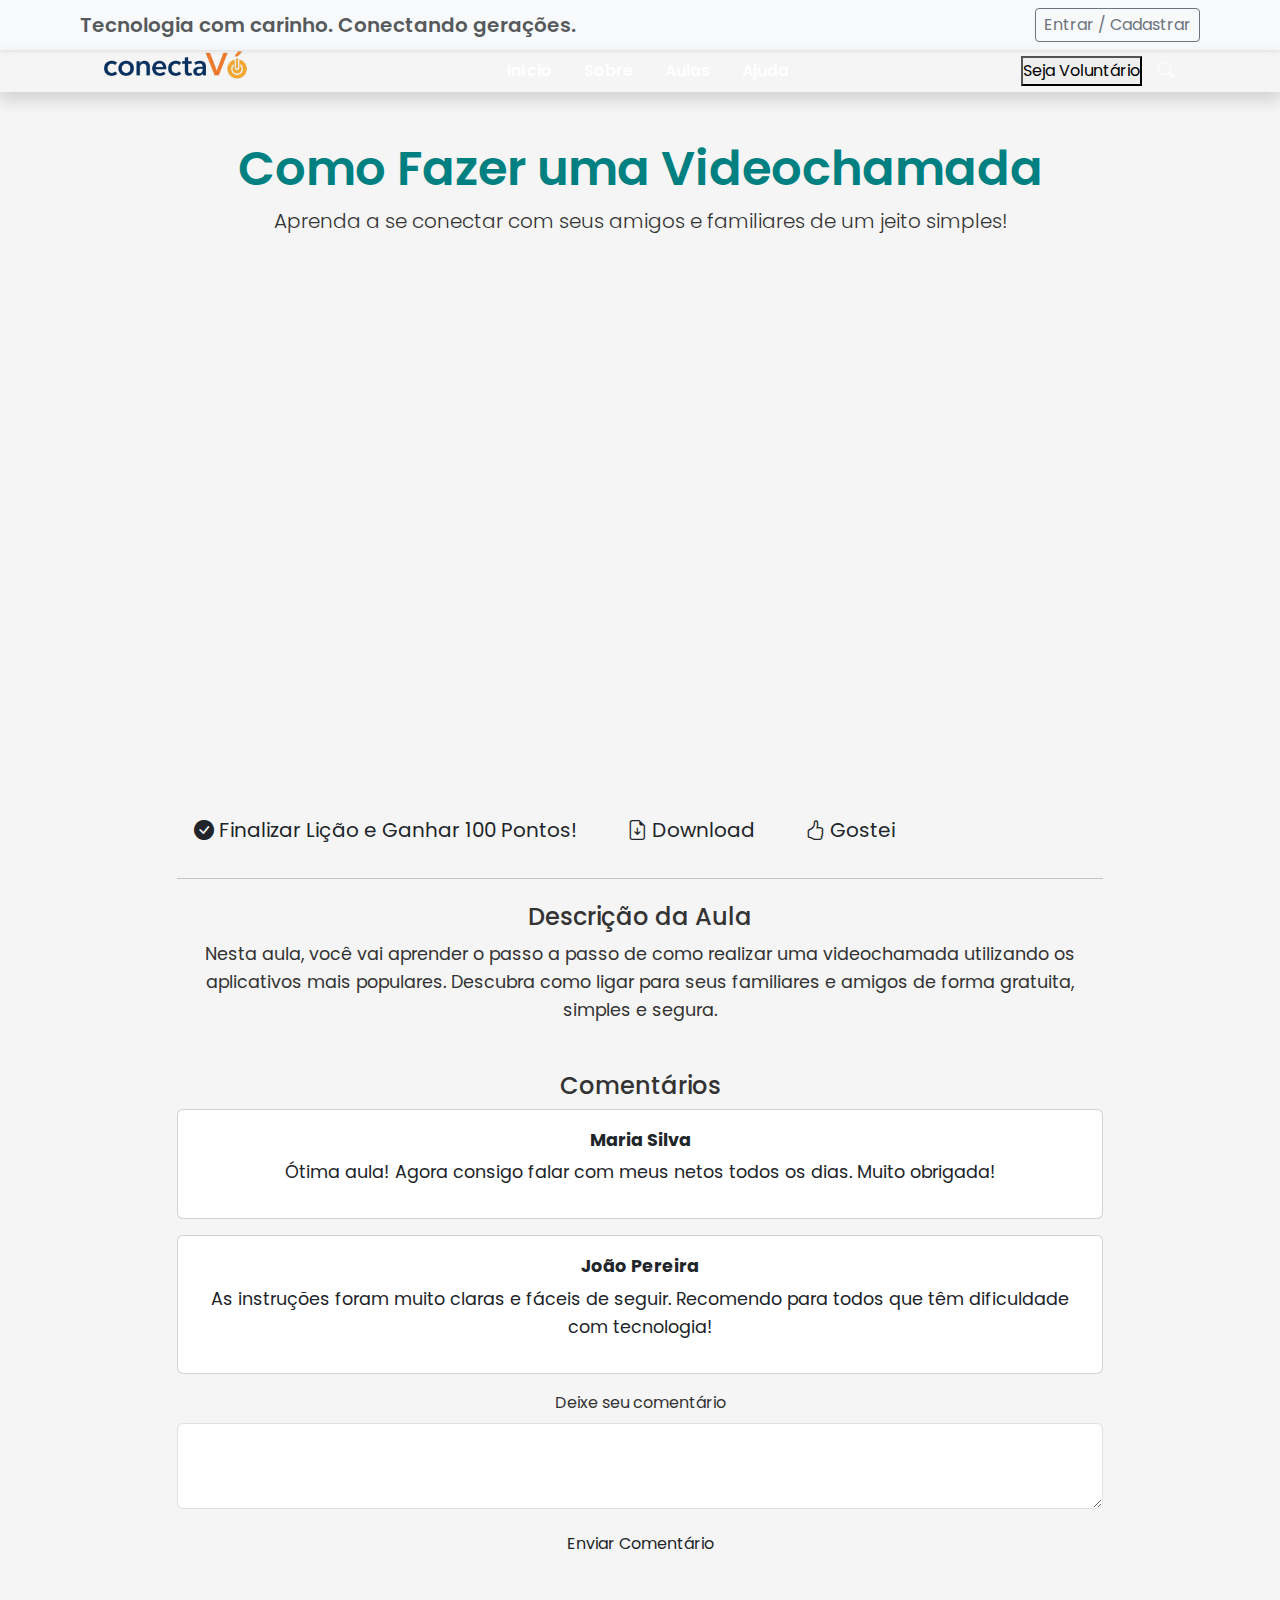
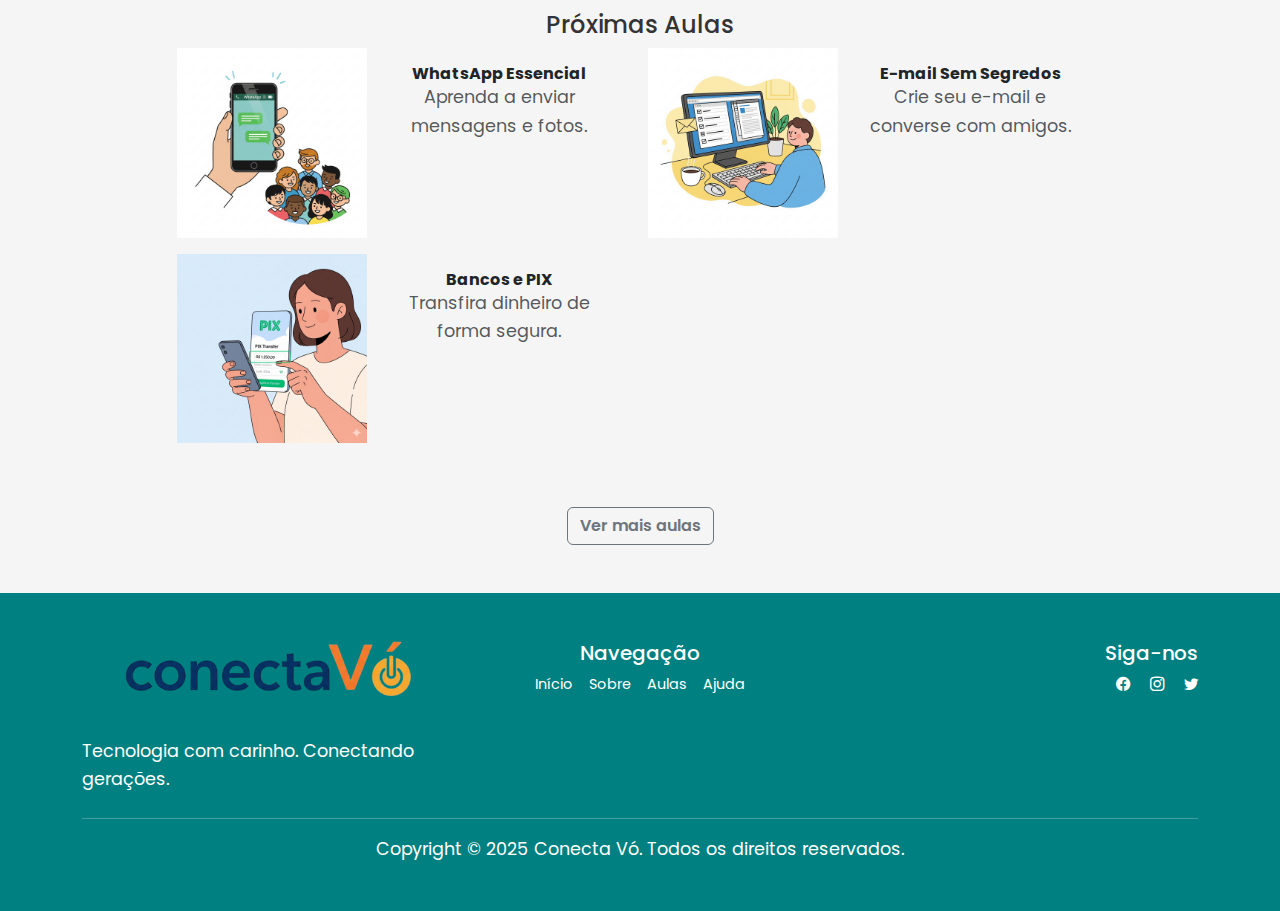
<file: html/aulas-conecte.html>
<!DOCTYPE html>
<html lang="pt-BR">
<head>
    <meta charset="UTF-8">
    <meta name="viewport" content="width=device-width, initial-scale=1.0">
    <title>Videochamada - Conecta Vó</title>

    <link
      href="https://cdn.jsdelivr.net/npm/bootstrap@5.3.3/dist/css/bootstrap.min.css"
      rel="stylesheet"
      integrity="sha384-QWTKZyjpPEjISv5WaRU9OFeRpok6YctnYmDr5pNlyT2bRjXh0JMhjY6hW+ALEwIH"
      crossorigin="anonymous"
    />

    <link
      rel="stylesheet"
      href="https://cdn.jsdelivr.net/npm/bootstrap-icons@1.10.5/font/bootstrap-icons.css"
    />

    <link
      href="https://fonts.googleapis.com/css2?family=Poppins:wght@400;600&display=swap"
      rel="stylesheet"
    />

    <link rel="stylesheet" href="/styles/style.css" />

</head>
<body>

    <header
      class="header-container bg-light py-2 shadow-sm d-flex flex-wrap justify-content-between align-items-center"
    >
      <span class="text-muted fw-semibold fs-5 ms-5 d-none d-md-block"
        >Tecnologia com carinho. Conectando gerações.</span
      >
      <a href="entrar-cadastrar.html" class="ms-auto me-5">
        <button class="btn btn-outline-secondary btn-sm fs-6">
          Entrar / Cadastrar
        </button>
      </a>
    </header>

    <nav class="navbar-principal shadow">
      <div
        class="container d-flex flex-wrap justify-content-between align-items-center"
      >
        <a href="index.html" class="logo">
          <img src="/assets/logo.png" alt="Logo Conecta Vó" height="80" />
        </a>

        <ul class="nav">
          <li class="nav-item">
            <a class="nav-link text-white fw-semibold" href="index.html">Início</a>
          </li>
          <li class="nav-item">
            <a class="nav-link text-white fw-semibold" href="sobre.html">Sobre</a>
          </li>
          <li class="nav-item">
            <a class="nav-link text-white fw-semibold" href="aulas_conecte.html">Aulas</a>
          </li>
          <li class="nav-item">
            <a class="nav-link text-white fw-semibold" href="ajuda.html">Ajuda</a>
          </li>
        </ul>

        <div class="botoes-acao d-flex align-items-center gap-3 me-4">
          <a href="voluntario.html">
            <button class="btn-voluntario">Seja Voluntário</button>
          </a>
          <i
            class="bi bi-search text-white busca-icon"
            onclick="toggleBusca()"
            title="Buscar"
          ></i>
        </div>
      </div>
    </nav>

    <div id="campoBusca" class="container mt-3" style="display: none">
      <form class="d-flex" onsubmit="buscarConteudo(event)">
        <input
          class="form-control me-2"
          type="search"
          placeholder="Buscar conteúdo..."
          aria-label="Buscar"
        />
        <button class="btn btn-outline-success" type="submit">Buscar</button>
      </form>
    </div>

    <main class="container py-5">
      <div class="row justify-content-center">
        <div class="col-lg-10">
          <h1 class="main-title text-teal mb-2 text-center">Como Fazer uma Videochamada</h1>
          <p class="lead subtitle-lead text-center mb-4">Aprenda a se conectar com seus amigos e familiares de um jeito simples!</p>

          <div class="ratio ratio-16x9 mb-4">
            <iframe
              src="https://www.youtube.com/embed/dQw4w9WgXcQ"
              title="Videochamada"
              allowfullscreen
            ></iframe>
          </div>

          <div class="d-flex justify-content-center justify-content-md-start gap-3 mb-4 flex-wrap">
            <button class="btn btn-lg btn-verde btn-acao">
              <i class="bi bi-check-circle-fill"></i> Finalizar Lição e Ganhar 100 Pontos!
            </button>
            <button class="btn btn-lg btn-download btn-acao" data-bs-toggle="modal" data-bs-target="#modalDownload">
              <i class="bi bi-file-earmark-arrow-down"></i> Download
            </button>
            <button class="btn btn-lg btn-gostei btn-acao">
              <i class="bi bi-hand-thumbs-up"></i> Gostei
            </button>
          </div>

          <hr class="mb-4" />

          <section class="mb-5">
            <h4>Descrição da Aula</h4>
            <p>
              Nesta aula, você vai aprender o passo a passo de como realizar uma videochamada utilizando os aplicativos mais populares. Descubra como ligar para seus familiares e amigos de forma gratuita, simples e segura.
            </p>
          </section>

          <section class="mb-5">
            <h4>Comentários</h4>
            <div class="card mb-3 p-3">
              <p class="mb-1 fw-bold">Maria Silva</p>
              <p>
                Ótima aula! Agora consigo falar com meus netos todos os dias. Muito obrigada!
              </p>
            </div>
            <div class="card mb-3 p-3">
              <p class="mb-1 fw-bold">João Pereira</p>
              <p>
                As instruções foram muito claras e fáceis de seguir. Recomendo para todos que têm dificuldade com tecnologia!
              </p>
            </div>
            <form>
              <div class="mb-3">
                <label for="comentario" class="form-label">Deixe seu comentário</label>
                <textarea class="form-control" id="comentario" rows="3"></textarea>
              </div>
              <button type="submit" class="btn btn-verde">Enviar Comentário</button>
            </form>
          </section>

          <section>
            <h4>Próximas Aulas</h4>
            <div class="row row-cols-1 row-cols-md-2 g-3">
              <div class="col">
                <a href="#" class="text-decoration-none text-dark video-card-miniatura">
                  <div class="row g-0">
                    <div class="col-5">
                      <img src="/assets/aulas_WhatsApp_Essencial.png" class="img-fluid" alt="Miniatura de Aula de WhatsApp" />
                    </div>
                    <div class="col-7 p-3">
                      <h6 class="fw-bold mb-0">WhatsApp Essencial</h6>
                      <p class="text-muted mb-0">Aprenda a enviar mensagens e fotos.</p>
                    </div>
                  </div>
                </a>
              </div>
              <div class="col">
                <a href="#" class="text-decoration-none text-dark video-card-miniatura">
                  <div class="row g-0">
                    <div class="col-5">
                      <img src="/assets/aulas_E_mail_Sem_Segredos.png" class="img-fluid" alt="Miniatura de Aula de E-mail" />
                    </div>
                    <div class="col-7 p-3">
                      <h6 class="fw-bold mb-0">E-mail Sem Segredos</h6>
                      <p class="text-muted mb-0">Crie seu e-mail e converse com amigos.</p>
                    </div>
                  </div>
                </a>
              </div>
              <div class="col">
                <a href="#" class="text-decoration-none text-dark video-card-miniatura">
                  <div class="row g-0">
                    <div class="col-5">
                      <img src="/assets/aulas_Bancos_e_PIX.png" class="img-fluid" alt="Miniatura de Aula de Bancos e PIX" />
                    </div>
                    <div class="col-7 p-3">
                      <h6 class="fw-bold mb-0">Bancos e PIX</h6>
                      <p class="text-muted mb-0">Transfira dinheiro de forma segura.</p>
                    </div>
                  </div>
                </a>
              </div>
            </div>
          </section>

          <div class="text-center mt-4">
              <a href="aulas_conecte.html" class="btn btn-outline-secondary fw-semibold">Ver mais aulas</a>
          </div>
        </div>
      </div>
    </main>

    <footer class="bg-teal text-white py-5">
      <div class="container">
        <div class="row">
          <div class="col-md-4 text-center text-md-start mb-4 mb-md-0">
            <a href="index.html" class="d-inline-block mb-3">
              <img src="/assets/logo.png" alt="Logo Conecta Vó" height="80" />
            </a>
            <p class="mb-0">Tecnologia com carinho. Conectando gerações.</p>
          </div>

          <div class="col-md-4 text-center mb-4 mb-md-0">
            <h5>Navegação</h5>
            <ul class="list-unstyled d-flex flex-column flex-md-row justify-content-center gap-3">
              <li><a href="index.html" class="text-white text-decoration-none">Início</a></li>
              <li><a href="sobre.html" class="text-white text-decoration-none">Sobre</a></li>
              <li><a href="aulas_conecte.html" class="text-white text-decoration-none">Aulas</a></li>
              <li><a href="ajuda.html" class="text-white text-decoration-none">Ajuda</a></li>
            </ul>
          </div>

          <div class="col-md-4 text-center text-md-end">
            <h5>Siga-nos</h5>
            <a href="https://www.facebook.com/" class="social-icon text-white me-3"><i class="bi bi-facebook"></i></a>
            <a href="https://www.instagram.com/" class="social-icon text-white me-3"><i class="bi bi-instagram"></i></a>
            <a href="https://twitter.com/" class="social-icon text-white"><i class="bi bi-twitter"></i></a>
          </div>
        </div>
        <hr class="mt-4 mb-3 border-light">
        <div class="row">
          <div class="col-12 text-center">
            <p class="mb-0">Copyright © 2025 Conecta Vó. Todos os direitos reservados.</p>
          </div>
        </div>
      </div>
    </footer>

    <div class="modal fade" id="modalDownload" tabindex="-1" aria-labelledby="modalDownloadLabel" aria-hidden="true">
      <div class="modal-dialog modal-dialog-centered">
        <div class="modal-content">
          <div class="modal-header">
            <h5 class="modal-title" id="modalDownloadLabel">Escolha o material para download</h5>
            <button type="button" class="btn-close" data-bs-dismiss="modal" aria-label="Close"></button>
          </div>
          <div class="modal-body text-center">
            <p class="lead">O que você gostaria de baixar?</p>
            <div class="d-flex justify-content-center gap-3">
              <a href="#" download="aula-videochamada.pdf" class="btn btn-verde">
                <i class="bi bi-file-earmark-pdf"></i> Baixar PDF
              </a>
              <a href="#" download="aula-videochamada.mp4" class="btn btn-verde">
                <i class="bi bi-camera-video"></i> Baixar Vídeo
              </a>
            </div>
          </div>
        </div>
      </div>
    </div>

    <script
      src="https://cdn.jsdelivr.net/npm/bootstrap@5.3.3/dist/js/bootstrap.bundle.min.js"
      integrity="sha384-YvpcrYf0tY3lHB60NNkmXc5s9fDVZLESaAA55NDzOxhy9GkcIdslK1eN7N6jIeHz"
      crossorigin="anonymous"
    ></script>

    <script>
      function toggleBusca() {
        const campo = document.getElementById('campoBusca');
        campo.style.display = campo.style.display === 'none' ? 'block' : 'none';
      }

      function buscarConteudo(event) {
        event.preventDefault();
        const termo = event.target.querySelector('input').value;
        alert(`Você buscou por: "${termo}"`);
      }
    </script>
</body>
</html>
</file>
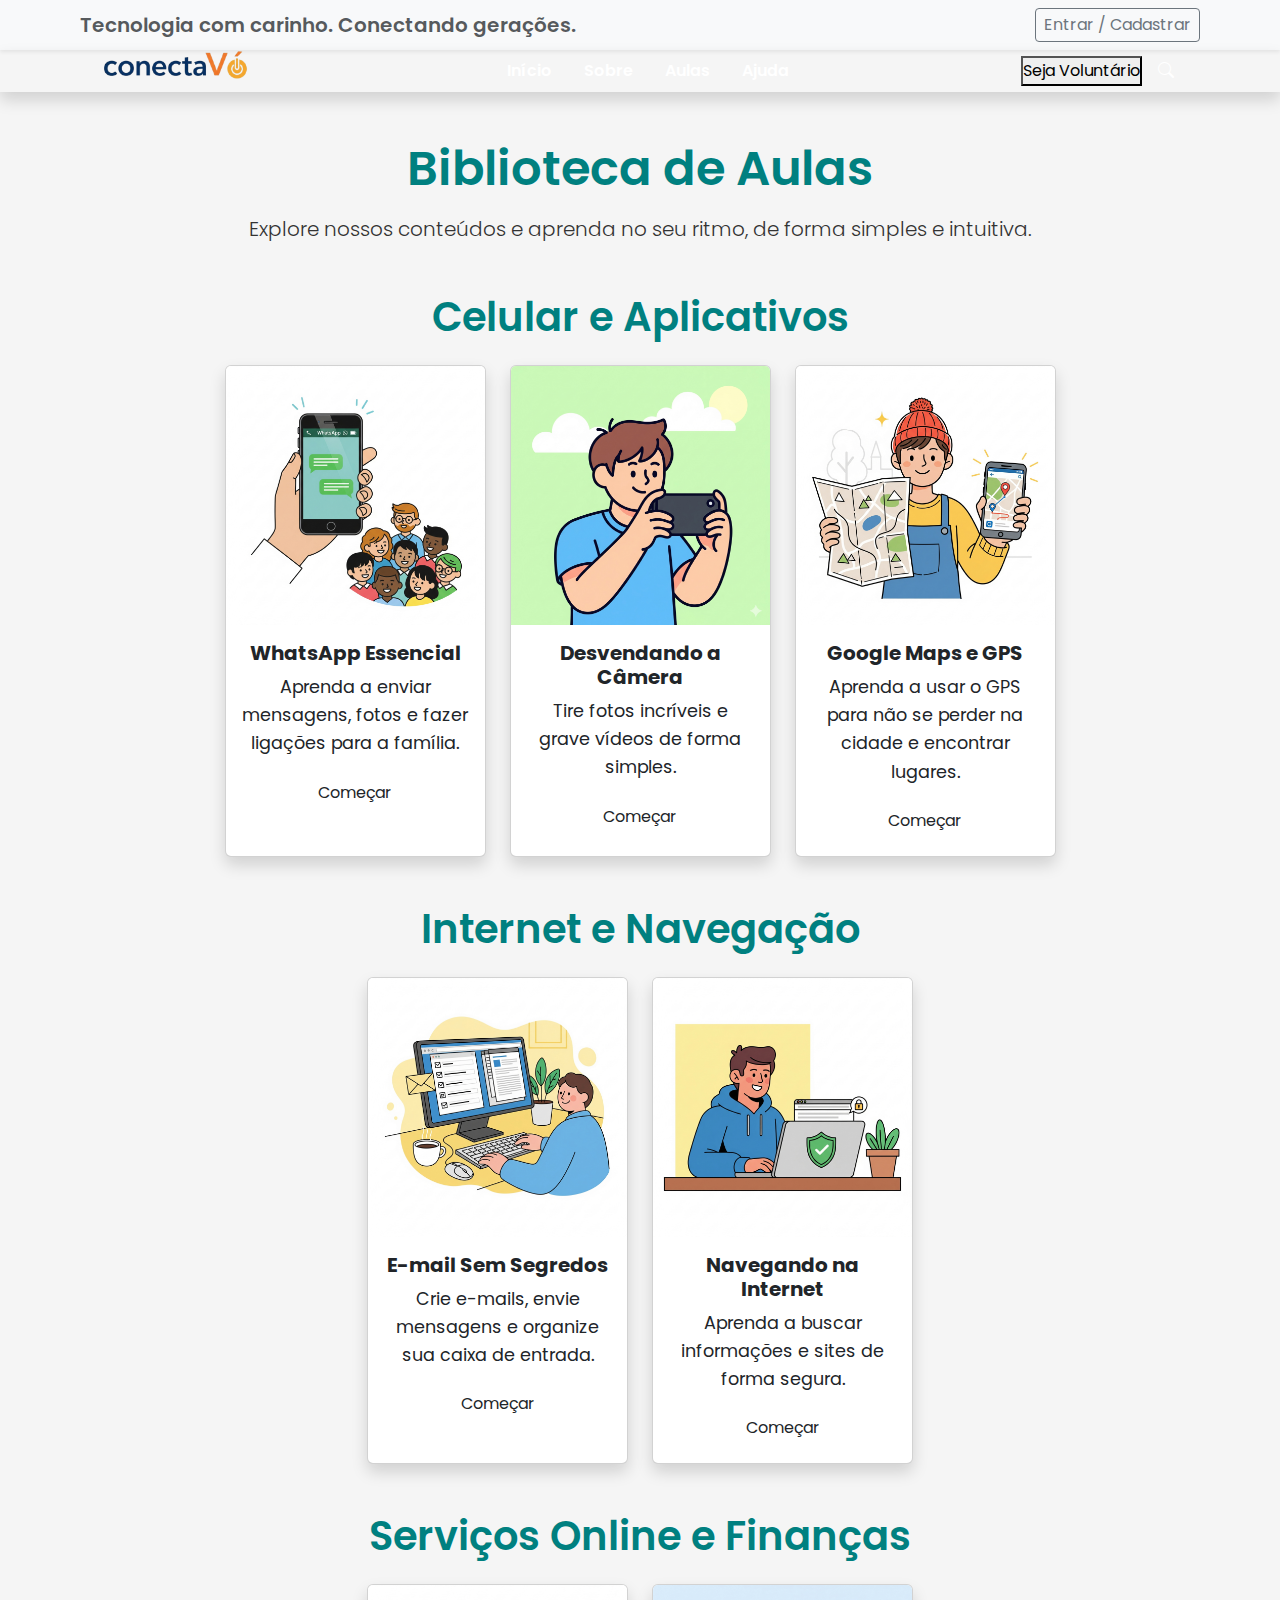
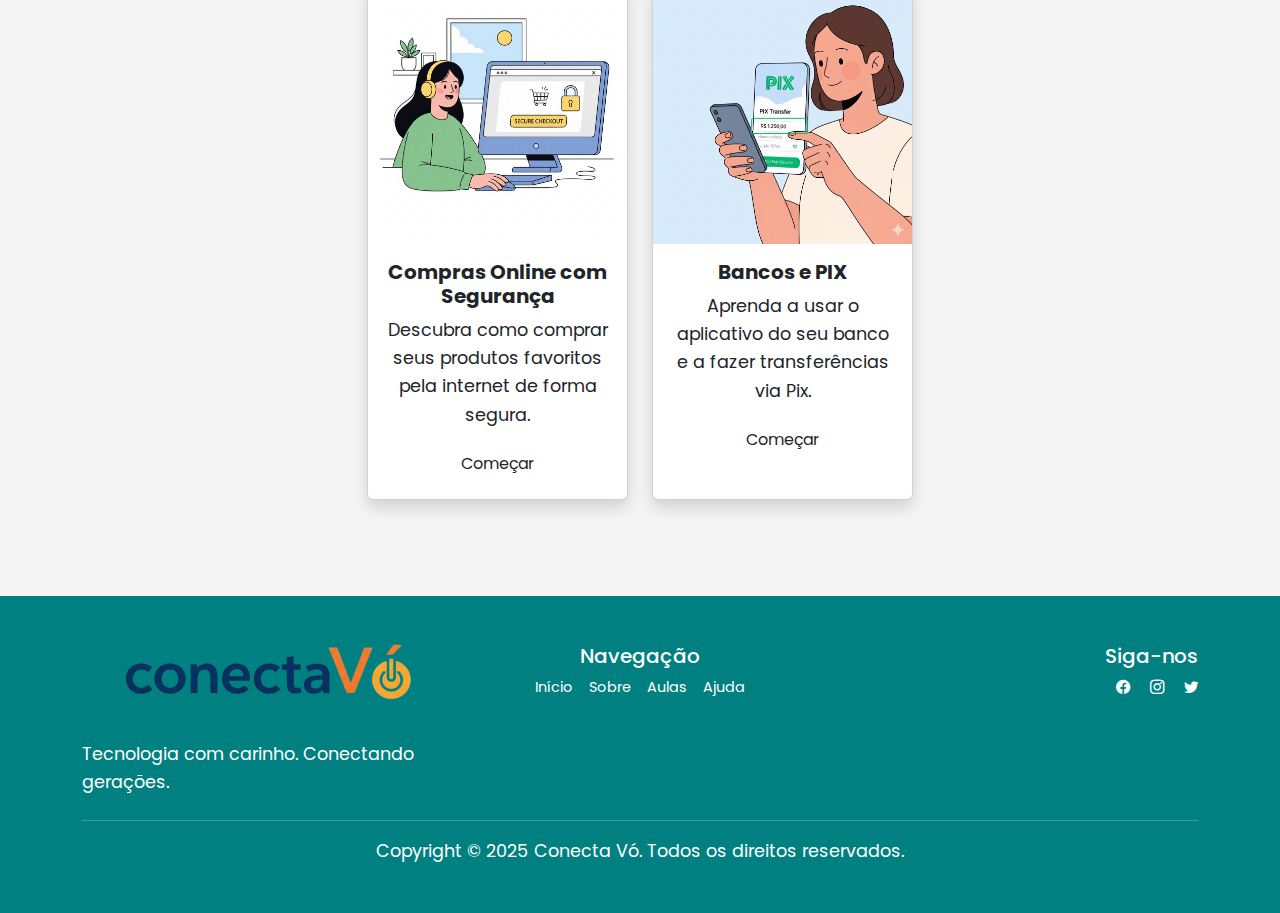
<file: html/aulas.html>
<!DOCTYPE html>
<html lang="pt-BR">
<head>
    <meta charset="UTF-8">
    <meta name="viewport" content="width=device-width, initial-scale=1.0">
    <title>Aulas - Conecta Vó</title>

    <link 
    rel="icon" 
    href="../assets/logo cvo.ico">

    <link
      href="https://cdn.jsdelivr.net/npm/bootstrap@5.3.3/dist/css/bootstrap.min.css"
      rel="stylesheet"
      integrity="sha384-QWTKZyjpPEjISv5WaRU9OFeRpok6YctnYmDr5pNlyT2bRjXh0JMhjY6hW+ALEwIH"
      crossorigin="anonymous"
    />

    <link
      rel="stylesheet"
      href="https://cdn.jsdelivr.net/npm/bootstrap-icons@1.10.5/font/bootstrap-icons.css"
    />

    <link
      href="https://fonts.googleapis.com/css2?family=Poppins:wght@400;600&display=swap"
      rel="stylesheet"
    />

    <link rel="stylesheet" href="/styles/style.css" />
</head>
<body>

    <header
      class="header-container bg-light py-2 shadow-sm d-flex flex-wrap justify-content-between align-items-center"
    >
      <span class="text-muted fw-semibold fs-5 ms-5 d-none d-md-block"
        >Tecnologia com carinho. Conectando gerações.</span
      >
      <a href="entrar-cadastrar.html" class="ms-auto me-5">
        <button class="btn btn-outline-secondary btn-sm fs-6">
          Entrar / Cadastrar
        </button>
      </a>
    </header>

    <nav class="navbar-principal shadow">
      <div
        class="container d-flex flex-wrap justify-content-between align-items-center"
      >
        <a href="index.html" class="logo">
          <img src="/assets/logo.png" alt="Logo Conecta Vó" height="80" />
        </a>

        <ul class="nav">
          <li class="nav-item">
            <a class="nav-link text-white fw-semibold" href="index.html">Início</a>
          </li>
          <li class="nav-item">
            <a class="nav-link text-white fw-semibold" href="sobre.html">Sobre</a>
          </li>
          <li class="nav-item">
            <a class="nav-link text-white fw-semibold" href="aulas.html">Aulas</a>
          </li>
          <li class="nav-item">
            <a class="nav-link text-white fw-semibold" href="ajuda.html">Ajuda</a>
          </li>
        </ul>

        <div class="botoes-acao d-flex align-items-center gap-3 me-4">
          <a href="voluntario.html">
            <button class="btn-voluntario">Seja Voluntário</button>
          </a>
          <i
            class="bi bi-search text-white busca-icon"
            onclick="toggleBusca()"
            title="Buscar"
          ></i>
        </div>
      </div>
    </nav>

    <div id="campoBusca" class="container mt-3" style="display: none">
      <form class="d-flex" onsubmit="buscarConteudo(event)">
        <input
          class="form-control me-2"
          type="search"
          placeholder="Buscar conteúdo..."
          aria-label="Buscar"
        />
        <button class="btn btn-outline-success" type="submit">Buscar</button>
      </form>
    </div>

    <main class="container py-5">
      <section class="text-center mb-5">
        <h1 class="text-teal main-title">Biblioteca de Aulas</h1>
        <p class="lead subtitle-lead">Explore nossos conteúdos e aprenda no seu ritmo, de forma simples e intuitiva.</p>
      </section>

      <section class="mb-5">
        <h2 class="text-center mb-4">Celular e Aplicativos</h2>
        <div class="row g-4 justify-content-center">
          <div class="col-12 col-sm-6 col-md-4 col-lg-3">
            <div class="card h-100 card-animado shadow">
              <img src="/assets/aulas_WhatsApp_Essencial.png" class="card-img-top" alt="Aula de WhatsApp" />
              <div class="card-body">
                <h5 class="card-title fw-bold text-teal">WhatsApp Essencial</h5>
                <p class="card-text">Aprenda a enviar mensagens, fotos e fazer ligações para a família.</p>
                <a href="#" class="btn btn-verde w-100">Começar</a>
              </div>
            </div>
          </div>
          <div class="col-12 col-sm-6 col-md-4 col-lg-3">
            <div class="card h-100 card-animado shadow">
              <img src="/assets/aulas_Desvendando_a_ Câmera.png" class="card-img-top" alt="Aula de Câmera do Celular" />
              <div class="card-body">
                <h5 class="card-title fw-bold text-teal">Desvendando a Câmera</h5>
                <p class="card-text">Tire fotos incríveis e grave vídeos de forma simples.</p>
                <a href="#" class="btn btn-verde w-100">Começar</a>
              </div>
            </div>
          </div>
          <div class="col-12 col-sm-6 col-md-4 col-lg-3">
            <div class="card h-100 card-animado shadow">
              <img src="/assets/aulas_Google_Maps_e_ GPS.png" class="card-img-top" alt="Aula de Google Maps" />
              <div class="card-body">
                <h5 class="card-title fw-bold text-teal">Google Maps e GPS</h5>
                <p class="card-text">Aprenda a usar o GPS para não se perder na cidade e encontrar lugares.</p>
                <a href="#" class="btn btn-verde w-100">Começar</a>
              </div>
            </div>
          </div>
        </div>
      </section>

      <section class="mb-5">
        <h2 class="text-center mb-4">Internet e Navegação</h2>
        <div class="row g-4 justify-content-center">
          <div class="col-12 col-sm-6 col-md-4 col-lg-3">
            <div class="card h-100 card-animado shadow">
              <img src="/assets/aulas_E_mail_Sem_Segredos.png" class="card-img-top" alt="Aula de E-mail" />
              <div class="card-body">
                <h5 class="card-title fw-bold text-teal">E-mail Sem Segredos</h5>
                <p class="card-text">Crie e-mails, envie mensagens e organize sua caixa de entrada.</p>
                <a href="#" class="btn btn-verde w-100">Começar</a>
              </div>
            </div>
          </div>
          <div class="col-12 col-sm-6 col-md-4 col-lg-3">
            <div class="card h-100 card-animado shadow">
              <img src="/assets/aulas_Navegando_na_Internet.png" class="card-img-top" alt="Aula de Navegação na Internet" />
              <div class="card-body">
                <h5 class="card-title fw-bold text-teal">Navegando na Internet</h5>
                <p class="card-text">Aprenda a buscar informações e sites de forma segura.</p>
                <a href="#" class="btn btn-verde w-100">Começar</a>
              </div>
            </div>
          </div>
        </div>
      </section>

      <section class="mb-5">
        <h2 class="text-center mb-4">Serviços Online e Finanças</h2>
        <div class="row g-4 justify-content-center">
          <div class="col-12 col-sm-6 col-md-4 col-lg-3">
            <div class="card h-100 card-animado shadow">
              <img src="/assets/aulas_Compras_Online.png" class="card-img-top" alt="Aula de Compras Online" />
              <div class="card-body">
                <h5 class="card-title fw-bold text-teal">Compras Online com Segurança</h5>
                <p class="card-text">Descubra como comprar seus produtos favoritos pela internet de forma segura.</p>
                <a href="#" class="btn btn-verde w-100">Começar</a>
              </div>
            </div>
          </div>
          <div class="col-12 col-sm-6 col-md-4 col-lg-3">
            <div class="card h-100 card-animado shadow">
              <img src="/assets/aulas_Bancos_e_PIX.png" class="card-img-top" alt="Aula de Bancos e PIX" />
              <div class="card-body">
                <h5 class="card-title fw-bold text-teal">Bancos e PIX</h5>
                <p class="card-text">Aprenda a usar o aplicativo do seu banco e a fazer transferências via Pix.</p>
                <a href="#" class="btn btn-verde w-100">Começar</a>
              </div>
            </div>
          </div>
        </div>
      </section>

    </main>

    <footer class="bg-teal text-white py-5">
      <div class="container">
        <div class="row">
          <div class="col-md-4 text-center text-md-start mb-4 mb-md-0">
            <a href="index.html" class="d-inline-block mb-3">
              <img src="/assets/logo.png" alt="Logo Conecta Vó" height="80" />
            </a>
            <p class="mb-0">Tecnologia com carinho. Conectando gerações.</p>
          </div>

          <div class="col-md-4 text-center mb-4 mb-md-0">
            <h5>Navegação</h5>
            <ul class="list-unstyled d-flex flex-column flex-md-row justify-content-center gap-3">
              <li><a href="index.html" class="text-white text-decoration-none">Início</a></li>
              <li><a href="sobre.html" class="text-white text-decoration-none">Sobre</a></li>
              <li><a href="aulas.html" class="text-white text-decoration-none">Aulas</a></li>
              <li><a href="ajuda.html" class="text-white text-decoration-none">Ajuda</a></li>
            </ul>
          </div>

          <div class="col-md-4 text-center text-md-end">
            <h5>Siga-nos</h5>
            <a href="https://www.facebook.com/" class="social-icon text-white me-3"><i class="bi bi-facebook"></i></a>
            <a href="https://www.instagram.com/" class="social-icon text-white me-3"><i class="bi bi-instagram"></i></a>
            <a href="https://twitter.com/" class="social-icon text-white"><i class="bi bi-twitter"></i></a>
          </div>
        </div>
        <hr class="mt-4 mb-3 border-light">
        <div class="row">
          <div class="col-12 text-center">
            <p class="mb-0">Copyright © 2025 Conecta Vó. Todos os direitos reservados.</p>
          </div>
        </div>
      </div>
    </footer>

    <script
      src="https://cdn.jsdelivr.net/npm/bootstrap@5.3.3/dist/js/bootstrap.bundle.min.js"
      integrity="sha384-YvpcrYf0tY3lHB60NNkmXc5s9fDVZLESaAA55NDzOxhy9GkcIdslK1eN7N6jIeHz"
      crossorigin="anonymous"
    ></script>

    <script>
      function toggleBusca() {
        const campo = document.getElementById('campoBusca');
        campo.style.display = campo.style.display === 'none' ? 'block' : 'none';
      }

      function buscarConteudo(event) {
        event.preventDefault();
        const termo = event.target.querySelector('input').value;
        alert(`Você buscou por: "${termo}"`);
      }
    </script>
</body>
</html>
</file>
<file: styles/style.css>
/* Importação da fonte para o site */
@import url('https://fonts.googleapis.com/css2?family=Poppins:wght@400;600&display=swap');

/* Regras de Acessibilidade e Design */
:root {
    --cor-principal: #008080; /* Um tom de verde-água */
    --cor-secundaria: #FFD700; /* Dourado */
    --cor-fundo: #F5F5F5; /* Cinza claro */
    --cor-texto: #333; /* Cinza escuro */
    --cor-card-fundo: #FFFFFF; /* Branco */
    --fonte-principal: 'Poppins', sans-serif;
    --borda-arredondada: 10px;
}

* {
    box-sizing: border-box;
    margin: 0;
    padding: 0;
}

html {
    font-size: 16px;
}

body {
    font-family: var(--fonte-principal);
    background-color: var(--cor-fundo);
    color: var(--cor-texto);
    line-height: 1.6;
}

/* Estilos do Cabeçalho */
header {
    background-color: var(--cor-principal);
    color: var(--cor-card-fundo);
    padding: 1.5rem 2rem; /* Aumentado o padding */
    box-shadow: 0 2px 5px rgba(0, 0, 0, 0.1);
}

.container-cabecalho {
    width: 100%;
    max-width: 1200px;
    margin: 0 auto;
    display: flex;
    justify-content: space-between;
    align-items: center;
}

.logo img {
    height: 40px; 
}

.menu-principal ul {
    list-style: none;
    display: flex;
    gap: 1.5rem;
}

.menu-principal a {
    color: var(--cor-card-fundo);
    text-decoration: none;
    font-size: 1rem;
    font-weight: 600;
    padding: 0.5rem; /* Adicionado padding para facilitar o clique */
    transition: color 0.3s;
}

.menu-principal a:hover {
    color: var(--cor-secundaria);
}

.botoes-cabecalho a {
    text-decoration: none;
}

.botoes-cabecalho button {
    padding: 0.75rem 1.25rem; /* Aumentado o tamanho dos botões */
    border-radius: var(--borda-arredondada);
    border: 2px solid var(--cor-card-fundo);
    font-weight: 600;
    cursor: pointer;
    font-size: 0.9rem;
    transition: background-color 0.3s, color 0.3s;
}

.botao-voluntario {
    background-color: transparent;
    color: var(--cor-card-fundo);
}
.botao-voluntario:hover {
    background-color: var(--cor-secundaria);
    color: var(--cor-principal);
    border-color: var(--cor-secundaria);
}

.botao-login {
    background-color: var(--cor-card-fundo);
    color: var(--cor-principal);
    margin-left: 1rem;
}
.botao-login:hover {
    background-color: var(--cor-secundaria);
    color: var(--cor-principal);
}

/* Estilos Gerais de Conteúdo */
main {
    padding: 3rem 2rem; /* Padding maior para o conteúdo */
    max-width: 1200px;
    margin: 0 auto;
}

section {
    margin-bottom: 4rem; /* Maior espaçamento entre as seções */
    text-align: center;
}

h1, h2, h3 {
    margin-bottom: 1rem;
    font-weight: 600;
    color: var(--cor-principal);
}

h1 { font-size: 3rem; }
h2 { font-size: 2.5rem; }
h3 { font-size: 1.8rem; }
p { font-size: 1.1rem; }

/* Seção de Slogan/Banner */
.secao-slogan {
    background-color: var(--cor-principal);
    color: white;
    padding: 5rem 2rem;
    border-radius: var(--borda-arredondada);
    text-align: center;
    background-image: url('caminho/para/o/banner.png'); /* Adicione sua imagem aqui */
    background-size: cover;
    background-position: center;
}
.secao-slogan h1 { color: white; }
.secao-slogan p { color: white; margin-bottom: 2rem; }

.botao-quero-aprender {
    background-color: var(--cor-secundaria);
    color: var(--cor-texto);
    border: none;
    padding: 1rem 2rem;
    border-radius: 50px;
    font-size: 1.1rem;
    font-weight: 600;
    cursor: pointer;
    box-shadow: 0 4px 8px rgba(0, 0, 0, 0.2);
    transition: transform 0.2s;
}
.botao-quero-aprender:hover {
    transform: translateY(-3px);
}

/* Estilos para a Seção de Atalhos */
.secao-atalhos {
    padding: 2rem 0;
}
.container-atalhos {
    display: flex;
    justify-content: center;
    flex-wrap: wrap;
    gap: 2rem;
}
.atalho-link {
    text-decoration: none;
    color: var(--cor-texto);
}
.atalho {
    background-color: var(--cor-card-fundo);
    padding: 2.5rem;
    border-radius: var(--borda-arredondada);
    box-shadow: 0 4px 10px rgba(0, 0, 0, 0.1);
    width: 280px;
    text-align: center;
    transition: transform 0.3s, box-shadow 0.3s;
}
.atalho:hover {
    transform: translateY(-5px);
    box-shadow: 0 8px 15px rgba(0, 0, 0, 0.15);
}
.atalho img {
    width: 100px;
    height: 100px;
    margin-bottom: 1.5rem;
}
.atalho h3 { color: var(--cor-principal); }
.botao-comecar {
    background-color: var(--cor-secundaria);
    color: var(--cor-texto);
    border: none;
    padding: 0.8rem 1.8rem;
    border-radius: var(--borda-arredondada);
    font-size: 1rem;
    font-weight: 600;
    cursor: pointer;
    margin-top: 1rem;
    transition: background-color 0.3s;
}
.botao-comecar:hover {
    background-color: #FFC107;
}

/* Estilos para a Seção de Histórias de Sucesso */
.secao-historias {
    background-color: #f1f1f1;
    padding: 4rem 2rem;
    border-radius: var(--borda-arredondada);
}
.container-historias {
    display: flex;
    justify-content: center;
    flex-wrap: wrap;
    gap: 2rem;
}
.historia {
    background-color: var(--cor-card-fundo);
    padding: 2rem;
    border-radius: var(--borda-arredondada);
    box-shadow: 0 4px 8px rgba(0, 0, 0, 0.1);
    width: 280px;
    text-align: center;
    font-style: italic;
}
.foto-placeholder {
    width: 100px;
    height: 100px;
    background-color: var(--cor-principal);
    border-radius: 50%;
    margin: 0 auto 1rem;
}
.historia h3 {
    margin-bottom: 0.5rem;
}
.historia p {
    font-size: 1rem;
    color: #555;
}

/* Estilos do Rodapé */
footer {
    background-color: var(--cor-principal);
    color: var(--cor-card-fundo);
    text-align: center;
    padding: 1.5rem;
    font-size: 0.9rem;
}

/* Design Responsivo para Telas Pequenas */
@media (max-width: 768px) {
    .container-cabecalho {
        flex-direction: column;
        text-align: center;
    }
    .menu-principal ul {
        flex-direction: column;
        gap: 0.5rem;
        margin: 1rem 0;
    }
    .botoes-cabecalho {
        display: flex;
        flex-direction: column;
        gap: 10px;
        width: 100%;
    }
    .botoes-cabecalho button {
        width: 100%;
        margin-left: 0;
    }
    h1 { font-size: 2rem; }
    h2 { font-size: 1.5rem; }
    h3 { font-size: 1.25rem; }
    .secao-slogan { padding: 3rem 1rem; }
    .secao-atalhos .atalho { width: 100%; }
    .secao-historias .historia { width: 100%; }
}

/* Estilos Específicos para a Página de Cadastro */
.container-principal {
    display: flex;
    justify-content: center;
    align-items: center;
    min-height: 80vh; /* Altura mínima para centralizar */
}

.secao-formulario {
    background-color: var(--cor-card-fundo);
    padding: 2.5rem;
    border-radius: var(--borda-arredondada);
    box-shadow: 0 5px 15px rgba(0, 0, 0, 0.1);
    max-width: 600px;
    width: 100%;
    text-align: left;
}

.secao-formulario h2 {
    text-align: center;
    color: var(--cor-principal);
    margin-bottom: 0.5rem;
}

.secao-formulario p {
    text-align: center;
    font-size: 1rem;
    color: #666;
    margin-bottom: 2rem;
}

.campo-form {
    margin-bottom: 1.5rem;
}

.campo-form label {
    display: block;
    font-size: 1.1rem;
    font-weight: 600;
    margin-bottom: 0.5rem;
    color: var(--cor-principal);
}

.campo-form input,
.campo-form textarea {
    width: 100%;
    padding: 0.8rem;
    border: 2px solid #ddd;
    border-radius: var(--borda-arredondada);
    font-size: 1rem;
    font-family: var(--fonte-principal);
}

.campo-form input:focus,
.campo-form textarea:focus {
    outline: none;
    border-color: var(--cor-principal);
}

.botao-enviar {
    background-color: var(--cor-secundaria);
    color: var(--cor-texto);
    border: none;
    width: 100%;
    padding: 1rem;
    border-radius: var(--borda-arredondada);
    font-size: 1.2rem;
    font-weight: 600;
    cursor: pointer;
    transition: background-color 0.3s;
}

.botao-enviar:hover {
    background-color: #FFC107;
}

/* Garante que o botão de login no cabeçalho leve para a nova página */
.botao-login {
    background-color: var(--cor-card-fundo);
    color: var(--cor-principal);
    margin-left: 1rem;
}

@media (max-width: 768px) {
    .secao-formulario {
        padding: 1.5rem;
        margin: 2rem 1rem;
    }
}

/* Classes para alternar formulários */
.oculto {
    display: none;
}

/* Estilos Específicos para a Página de Voluntário */
.secao-voluntario {
    padding: 3rem 2rem;
    max-width: 800px;
    margin: 0 auto;
    background-color: var(--cor-card-fundo);
    border-radius: var(--borda-arredondada);
    box-shadow: 0 5px 15px rgba(0, 0, 0, 0.1);
}

.secao-voluntario h2 {
    text-align: center;
    color: var(--cor-principal);
    margin-bottom: 0.5rem;
}

.secao-voluntario p {
    text-align: center;
    font-size: 1rem;
    color: #666;
    margin-bottom: 2rem;
}

.campo-form {
    margin-bottom: 1.5rem;
}

.campo-form label {
    display: block;
    font-size: 1.1rem;
    font-weight: 600;
    margin-bottom: 0.5rem;
    color: var(--cor-principal);
}

.campo-form input,
.campo-form textarea {
    width: 100%;
    padding: 0.8rem;
    border: 2px solid #ddd;
    border-radius: var(--borda-arredondada);
    font-size: 1rem;
    font-family: var(--fonte-principal);
}

.campo-form input:focus,
.campo-form textarea:focus {
    outline: none;
    border-color: var(--cor-principal);
}

.campo-form-checkbox {
    display: flex;
    align-items: center;
    margin-bottom: 1.5rem;
}

.campo-form-checkbox input[type="checkbox"] {
    width: auto;
    margin-right: 0.5rem;
}

.botao-enviar {
    background-color: var(--cor-secundaria);
    color: var(--cor-texto);
    border: none;
    width: 100%;
    padding: 1rem;
    border-radius: var(--borda-arredondada);
    font-size: 1.2rem;
    font-weight: 600;
    cursor: pointer;
    transition: background-color 0.3s;
}

.botao-enviar:hover {
    background-color: #FFC107;
}

@media (max-width: 768px) {
    .secao-voluntario {
        padding: 1.5rem;
    }
}

/* Estilos para o campo Select */
.campo-form select {
    width: 100%;
    padding: 0.8rem;
    border: 2px solid #ddd;
    border-radius: var(--borda-arredondada);
    font-size: 1rem;
    font-family: var(--fonte-principal);
    background-color: var(--cor-card-fundo); /* Adiciona fundo branco para consistência */
    cursor: pointer;
}

.campo-form select:focus {
    outline: none;
    border-color: var(--cor-principal);
}

/* Garante que o campo de texto de múltiplas linhas (textarea) também tenha o mesmo estilo */
.campo-form textarea {
    resize: vertical; /* Permite que o usuário redimensione verticalmente */
}

.campo-form textarea:focus {
    outline: none;
    border-color: var(--cor-principal);
}
</file>
